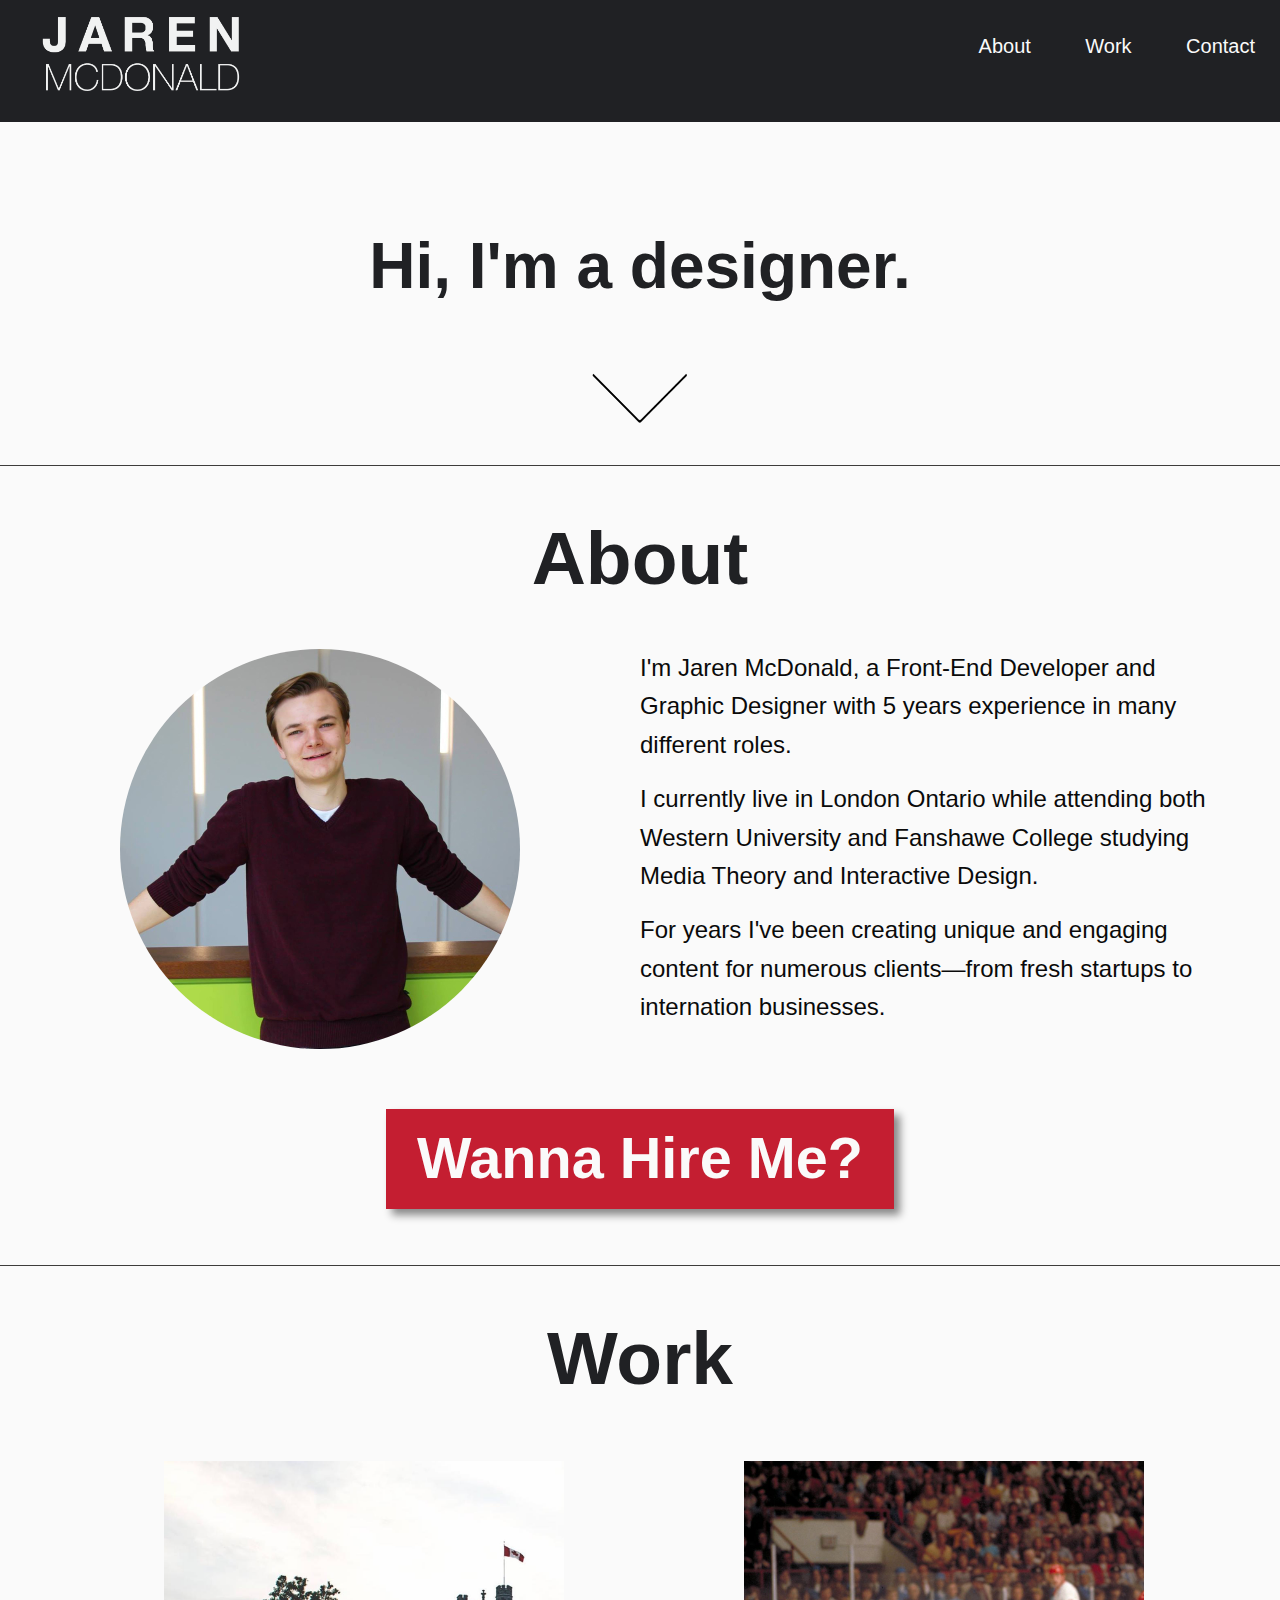
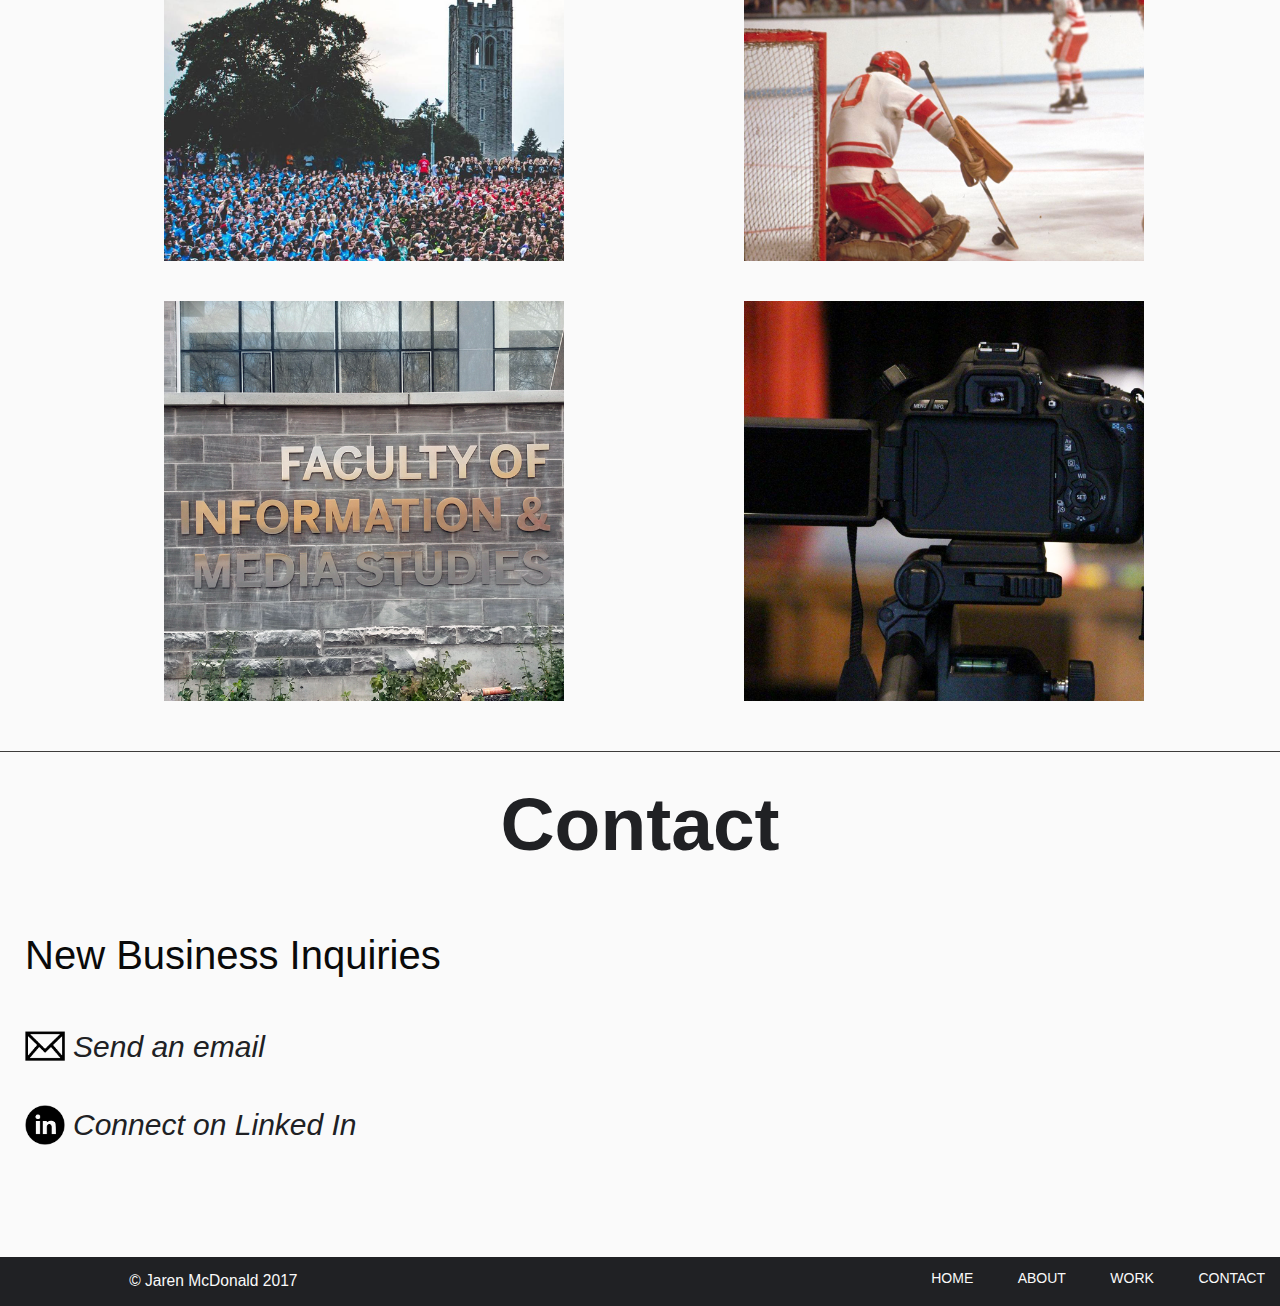
<file: index.html>
<!doctype html>

<!--

                                 `'''.
                                  ;;;;':
                                  .';;;;',
                                  `';;;;;''`
                                  `';;;;;;'';
                                  .';;;;;;''';`
                                  ;'''''''''''',
                                 ,'''''''''''''',
                                 '''''''''''''''',
                                :''''''''''''''''',
                                '''''''''''''''''''`
                               :''''''''''''''''''''`
                               '''''''''''''''''''''+
                               '''''''''''''''''''''':
                               ''''''''''''''''''''''+
                               :'''''''''''''''''''''+`
                               `'''''';;'''''''''''''+:
                             `:;;;;;;;'''''''''''''''+:
                           `:;;;;;;;;''''''''''''''''+:
                          ,;;;;;;;;''''''''''''''''''+`
                         ,;;;;;;;''''''''''''''''''''+
                        ,;;;;;;'''''''''''''''''''''';,.`
                       `';;;;'''''''''''''''''''''''';;;;;.
                       ;;;;''''''''''''''''''''''''';;;;;;''`
                      .'''''''''''''''''''''''''''';;;;;;;;'':
                      :'''''''''''''''''''''''''';;;;;;;;;'''+.
                      '''''''''''''''''''''''''';;;;;;;;;''''''
                     `+''''''''''''''''''''''';;;;;;;;;;''''''+.
                     `+'''''''++'''''''''''';;;;;;;;;'''''''''+:
                     `++'''++;;;++'''''''';;;;;;;;;''';;'+''''+;
                      ;+'++:,,,,,:'+'''';;;;;;;;;;';:,,,,:;+''+:
                      :++':,.....,,;';;;;;;;;;;;;';,,.....,:''+.
                      `+',..`````..,;;;;;;;;;;;;':,.``````.,:++
                      `':..` .,. ``.,;;;;;;;;;''',.`` ,,` `.,;;`
                   `,'';,.` ;@@@' ``.:;;;;;''''',.```@@@@, `.,'';,
                  .';;;,.` ,@@@@@: `.,';;'''''';.`` +@@@@@```.:;;''.
                 ;;;;;;.`` #@@@@@# ``.;'''''''':.` .@@@@@@; `.,;;;'',
                ;;;;;;;.` `@@@##@@, `.:'''''''',.` '#@@@@## ``.;;;''+,
               .';;;;;:.` ,@#####@; `.,''''''''.`` #######@` `.;;''''+`
               ';;;;;':.` :#######' ``,''''''''.`  @######@. `.;'''''';
              `''''''':.` ,#######; ``,''''''''.`  @######@` `.;''''''+
              :''''''';`` .#######, ``:''''''''.`` '#######` `.;''''''+.
              '''''''';``  @#####@` `.;'''''''',`` ,######'  `.'''''''+,
              +''''''''.`  ;#####;  `.''''''''':`` `#####@. ``,'''''''+,
              +'''''''':``  +####`  `.'''''';;;;.`  .####;  ``;'''''''+,
              ++''''''''``   :':   ``'''';;;;;;;:``  .;'.   `.''''''''+,
              ;+'''''''':``       ``,'';;;;;;;;;;.`        ``;''''''''+.
              `+''''''''+,``     ``.;;;;;;;;;;;;;;.`      ``:''''''''++
              `++''''''''+:```````,;;;;;;;;;;;;''''.``````.;'''''''''+:
               `+'''''''''';,.``,;;;;;;;;;;;;''''''';.``.:''''''''''''`
            `:''';;;;;;;;;;;;''';;;;;;;;;'''''''''''''++'''''''''''''++':`
          `;';;;;;;;;;;;;;;;;;;;;;;;;;'''''''''''''''''''''''''''''''''''+;
         .';;;;;;;;;;;;;;;;;;''''''''''''''''''''''''''''''''''''''''''''''+`
        ,';;;;;;;;;;;;;;;;;;'';;''''++++++++++++++''';;'+'''''''''''''''''''+`
       .';;;;;;;;;;;''''''''',,,,,,,,,,,,,,,,,,,,,,,,,,,;''''''''''''''''''''+
       ;;;;;;;;'''''''''''''',,........................,'''''''''''''''''''''+;
      ,';;;;;''''''''''''''''',..````````````````````..''''''''''';'''''''''''+
      ;';;''''''''''''''''''''',`````````````````````.;'''''''''''''''''''''''+.
      '''''''''''''''''''''''''':````            ```.'''''''''''''''''''''''''+;
      ''''''''''''''''''''''''''';.```         ````:'''''''''''''''''''''''''''+
      +'''''''''''''''''''''''''''';.````````````:''''''''''''''''''''''''''''++
      +''''''''''''''''''''''''''''''':.`````.,'''''''''''''''''''''''''''''''++
      +'''''''''''''''''''''''''''''''''''''''''''''+'''''''''''''''''''''''''+;
      '''''''''''''''''''''''''''''''''''''''''''++''''''''''''''''''''''''''++`
      ;+'''''''''''''''''''''''''''''''''''''''+'''''''''''''''''''''''''''''++
      .++'''''''''''''''''''''''''''''''''''+''''''''''''''''''''''''''''''+++`
       '++'''''''''''''''''''+++++++''''+++'''''''''''''''''''''''''''''''+++`
       `++++'''''''''+++++++++++++++++++++'''''''''''''''''''''''''''''++++;`
        .+++++++++++++++++####+++##++++++++'''''''''''''''''+''''+++++++#:.`
         `,'+++++++++';,,..```````..,;'++++++++++++++++++++++++++++++;,.``
          ``.,:;;;:.``````         ``````.,,,::::::::::::::::::::,.`````
             ``````                        ``````````````````````


Jaren McDonald 2017
-->

<html class="no-js" lang="en">
  <head>
      <!--Essential Tags-->
      <meta charset="utf-8" />
      <meta http-equiv="x-ua-compatible" content="ie=edge">
      <meta name="viewport" content="width=device-width, initial-scale=1.0" />
      <meta content="width=device-width, initial-scale=1.0, maximum-scale=1.0, user-scalable=0" name="viewport">

      <!--Doc Title-->
      <title>Jaren McDonald</title>

      <!--Site Description-->
      <meta name="description" content="Jaren McDonald is a Front-End Developer and Graphic Designer with 5 years experience in many different roles.">

      <!--OpenGraph-->
      <meta property="og:url" content="https://www.jarenmcdonald.ca" />
      <meta property="og:type" content="article" />
      <meta property="og:title" content="Jaren McDonald" />
      <meta property="og:site_name" content="Jaren McDonald" />
      <meta property="og:description" content="Jaren McDonald Portfolio Site | Site de portefeuille Jaren McDonald" />

      <!--Favicon-->
      <link rel="shortcut icon" type="image/x-icon" href="images/jm-favicon.ico">

      <!--External CSS-->
      <link rel="stylesheet" href="css/foundation.css" />
      <link rel="stylesheet" href="css/app.css" />


  </head>


<!--Start of Body-->
  <body>

      <header class="row">
          <h1 class="hide">Header</h1>
         <a href="index.html">
             <div class="small-12 medium-6 columns" id="logoCon">
                 <img src="images/jm-logo.png" alt="Jaren McDonald">
             </div>
         </a>
         <div class="small-12 medium-6 columns" id="mainNav">
             <ul>
                 <li><a href="#aboutCon">About</a></li>
                 <li><a href="#workCon">Work</a></li>
                 <li><a href="#contactCon">Contact</a></li>
             </ul>
         </div>
     </header>

     <h1 class="hide">Body</h1>


     <section class="row" id="bannerCon">
         <h2 class="hide">Banner</h2>
             <div class="small-12 columns centered" id="welcome">
                 <h3>Hi, I'm a designer.</h3>
             </div>
             <div class="small-12 columns small-centered" id="scrollArrow">
                 <a href="#aboutCon"><img src="images/downArrow.png" alt="Continue"></a>
             </div>
     </section>


     <section class="row" id="aboutCon">
         <h2>About</h2>
            <div class="small-12 large-3 columns centered" id="aboutImg">
                <img src="images/jaren.jpg" alt="Me">
            </div>
             <div class="small-12 large-9 columns" id="aboutInfo">
                 <p>I'm Jaren McDonald, a Front-End Developer and Graphic Designer with
                 5 years experience in many different roles.</p>
                 <p>I currently live in London Ontario while attending both Western University
                 and Fanshawe College studying Media Theory and Interactive Design.</p>
                 <p>For years I've been creating unique and engaging content for numerous
                 clients—from fresh startups to internation businesses.</p>
             </div>
             <div class="small-12 columns" id="contactButton">
                 <button class="button"><a href="#contactCon">Wanna Hire Me?</a></button>
             </div>
     </section>


     <section class="row" id="workCon">
         <h2>Work</h2>

             <section class="row" id="workBoxes">
                 <div class="small-12 medium-6 columns small-centered medium-uncentered workBox" id="westernBox">
                     <p class="hoverText">Western University</p>
                 </div>
                 <div class="small-12 medium-6 columns small-centered medium-uncentered workBox" id="teamCanadaBox">
                     <p class="hoverText">Team Canada '72</p>
                 </div>
                 <div class="small-12 medium-6 columns small-centered medium-uncentered workBox" id="fimsCouncilBox">
                     <p class="hoverText">FIMS Council</p>
                 </div>
                 <div class="small-12 medium-6 columns small-centered medium-uncentered workBox" id="jjvideographyBox">
                     <p class="hoverText">JJVideography</p>
                 </div>
                 <div class="small-12 medium-6 columns small-centered medium-uncentered workBox" id="blankBox">
                 </div>
             </section>

     </section>


     <section class="row" id="contactCon">
         <h2>Contact</h2>
            <div class="small-12 medium-6 columns" id="linksCon">
                <h3>New Business Inquiries</h3>
                <ul>
                    <li><a href="mailto:jaren.mcd@gmail.com"><img src="images/emailIcon.png" class="contactIcons" alt="Email">Send an email</a></li>
                    <li><a href="mailto:jaren.mcd@gmail.com"><img src="images/linkedinIcon.png" class="contactIcons" alt="Linked In">Connect on Linked In</a></li>
                </ul>
            </div>
         <div class="small-12 medium-6 columns boxHelper" id="mapCon">
             <h3 class="hide">Map</h3>
                <iframe src="https://www.google.com/maps/embed?pb=!1m18!1m12!1m3!1d2918.4182623062898!2d-81.25296738397418!3d42.99052657914964!2m3!1f0!2f0!3f0!3m2!1i1024!2i768!4f13.1!3m3!1m2!1s0x882ef2018c95ec65%3A0xeb11c4247d5740f3!2sRichmond+St+%26+Central+Ave%2C+London%2C+ON!5e0!3m2!1sen!2sca!4v1489953274634" width="100%" height="300" frameborder="0" style="border:0" allowfullscreen></iframe>
         </div>
     </section>


     <!--Footer-->
     <footer class="row">
        <h1 class="hide">Footer</h1>
         <div class="small-12 columns" id="backTop">
             <h2><a href="#logoCon"><img src="images/upArrow.png" alt="Back to top"><br>Back to top</a></h2>
         </div>
         <div class="small-12 medium-4 columns" id="copyright">
             <p>&copy; Jaren McDonald 2017</p>
         </div>
         <div class="small-12 medium-8 columns" id="footerNav">
             <ul>
                 <li><a href="index.html">HOME</a></li>
                 <li><a href="#aboutCon">ABOUT</a></li>
                 <li><a href="#workCon">WORK</a></li>
                 <li><a href="#contactCon">CONTACT</a></li>
             </ul>
         </div>
     </footer>

     <!--JavaScript-->
     <script src="js/vendor/jquery.min.js"></script>
     <script src="js/vendor/what-input.min.js"></script>
     <script src="js/foundation.min.js"></script>
     <script src="js/app.js"></script>
     <script src="js/zenscroll-min.js"></script>

 <!--End of Body-->
 </body>

</html>
</file>
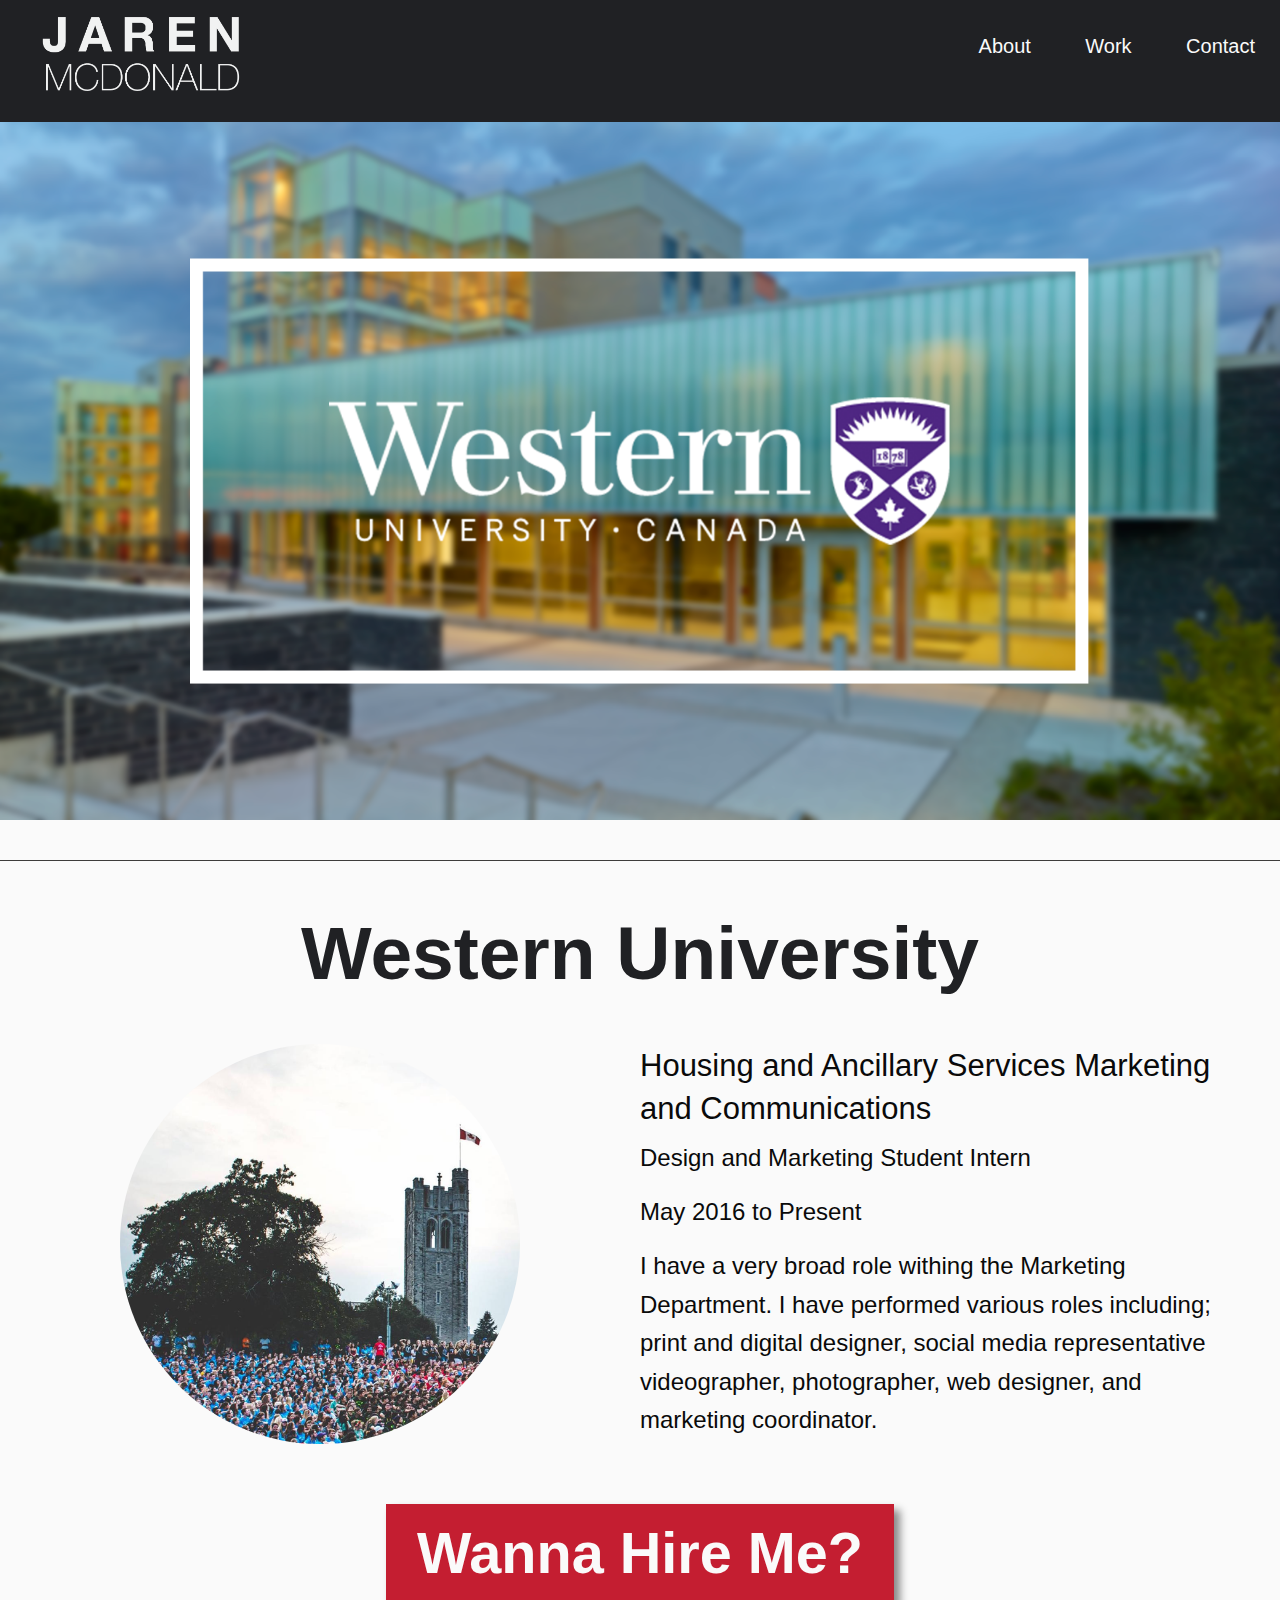
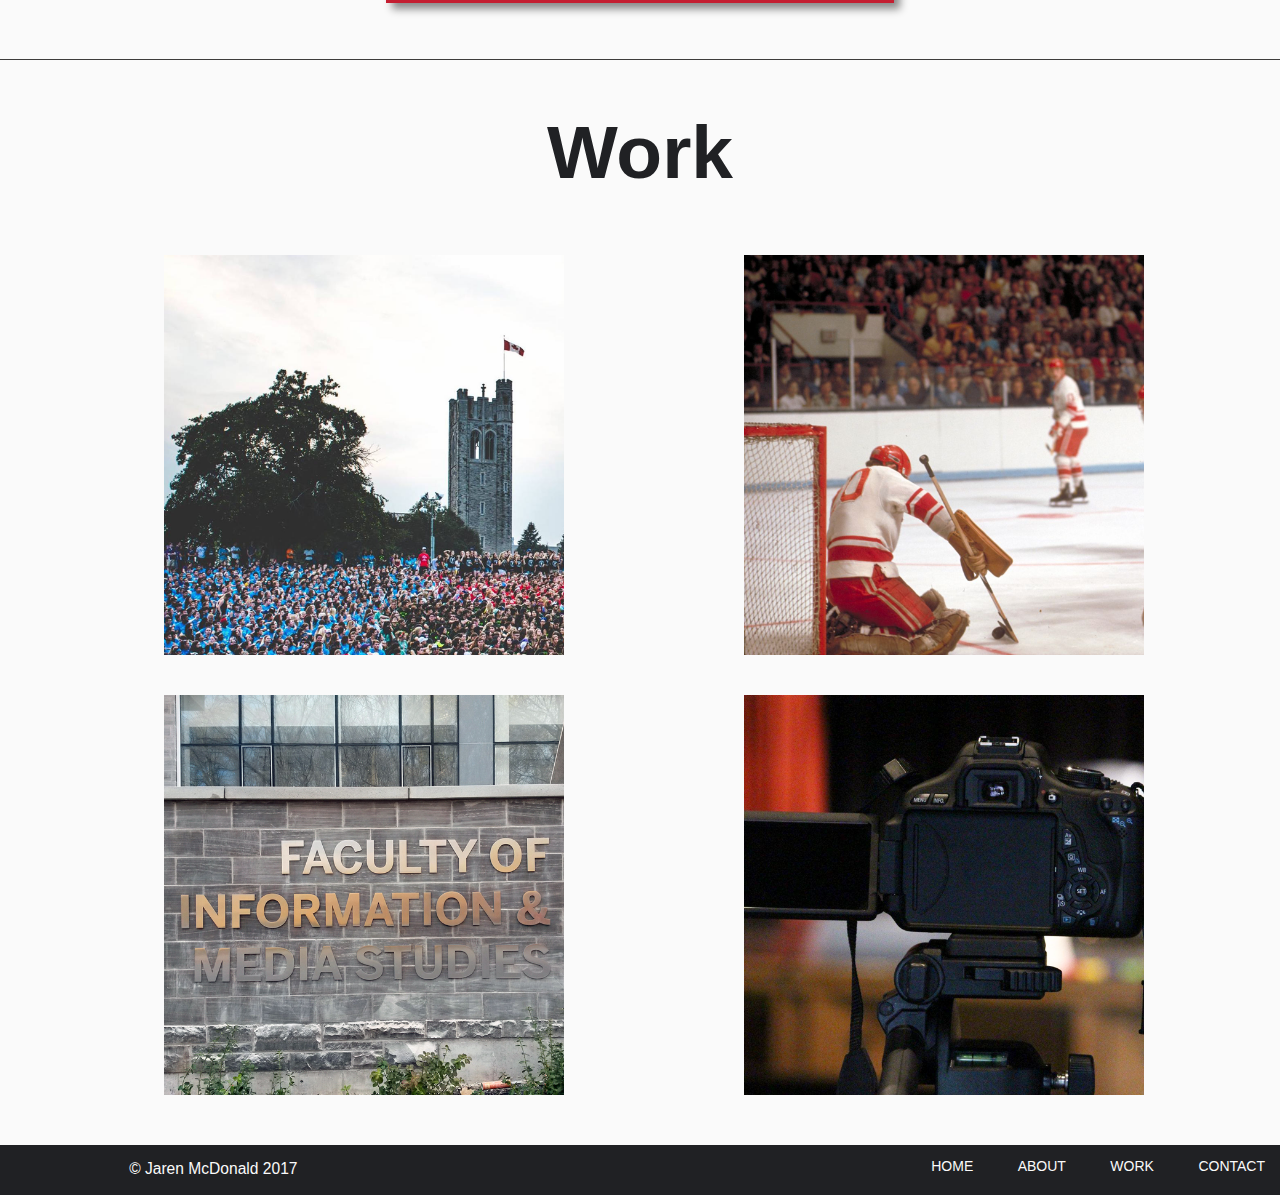
<file: westernWork.html>
<!doctype html>

<!--

                                 `'''.
                                  ;;;;':
                                  .';;;;',
                                  `';;;;;''`
                                  `';;;;;;'';
                                  .';;;;;;''';`
                                  ;'''''''''''',
                                 ,'''''''''''''',
                                 '''''''''''''''',
                                :''''''''''''''''',
                                '''''''''''''''''''`
                               :''''''''''''''''''''`
                               '''''''''''''''''''''+
                               '''''''''''''''''''''':
                               ''''''''''''''''''''''+
                               :'''''''''''''''''''''+`
                               `'''''';;'''''''''''''+:
                             `:;;;;;;;'''''''''''''''+:
                           `:;;;;;;;;''''''''''''''''+:
                          ,;;;;;;;;''''''''''''''''''+`
                         ,;;;;;;;''''''''''''''''''''+
                        ,;;;;;;'''''''''''''''''''''';,.`
                       `';;;;'''''''''''''''''''''''';;;;;.
                       ;;;;''''''''''''''''''''''''';;;;;;''`
                      .'''''''''''''''''''''''''''';;;;;;;;'':
                      :'''''''''''''''''''''''''';;;;;;;;;'''+.
                      '''''''''''''''''''''''''';;;;;;;;;''''''
                     `+''''''''''''''''''''''';;;;;;;;;;''''''+.
                     `+'''''''++'''''''''''';;;;;;;;;'''''''''+:
                     `++'''++;;;++'''''''';;;;;;;;;''';;'+''''+;
                      ;+'++:,,,,,:'+'''';;;;;;;;;;';:,,,,:;+''+:
                      :++':,.....,,;';;;;;;;;;;;;';,,.....,:''+.
                      `+',..`````..,;;;;;;;;;;;;':,.``````.,:++
                      `':..` .,. ``.,;;;;;;;;;''',.`` ,,` `.,;;`
                   `,'';,.` ;@@@' ``.:;;;;;''''',.```@@@@, `.,'';,
                  .';;;,.` ,@@@@@: `.,';;'''''';.`` +@@@@@```.:;;''.
                 ;;;;;;.`` #@@@@@# ``.;'''''''':.` .@@@@@@; `.,;;;'',
                ;;;;;;;.` `@@@##@@, `.:'''''''',.` '#@@@@## ``.;;;''+,
               .';;;;;:.` ,@#####@; `.,''''''''.`` #######@` `.;;''''+`
               ';;;;;':.` :#######' ``,''''''''.`  @######@. `.;'''''';
              `''''''':.` ,#######; ``,''''''''.`  @######@` `.;''''''+
              :''''''';`` .#######, ``:''''''''.`` '#######` `.;''''''+.
              '''''''';``  @#####@` `.;'''''''',`` ,######'  `.'''''''+,
              +''''''''.`  ;#####;  `.''''''''':`` `#####@. ``,'''''''+,
              +'''''''':``  +####`  `.'''''';;;;.`  .####;  ``;'''''''+,
              ++''''''''``   :':   ``'''';;;;;;;:``  .;'.   `.''''''''+,
              ;+'''''''':``       ``,'';;;;;;;;;;.`        ``;''''''''+.
              `+''''''''+,``     ``.;;;;;;;;;;;;;;.`      ``:''''''''++
              `++''''''''+:```````,;;;;;;;;;;;;''''.``````.;'''''''''+:
               `+'''''''''';,.``,;;;;;;;;;;;;''''''';.``.:''''''''''''`
            `:''';;;;;;;;;;;;''';;;;;;;;;'''''''''''''++'''''''''''''++':`
          `;';;;;;;;;;;;;;;;;;;;;;;;;;'''''''''''''''''''''''''''''''''''+;
         .';;;;;;;;;;;;;;;;;;''''''''''''''''''''''''''''''''''''''''''''''+`
        ,';;;;;;;;;;;;;;;;;;'';;''''++++++++++++++''';;'+'''''''''''''''''''+`
       .';;;;;;;;;;;''''''''',,,,,,,,,,,,,,,,,,,,,,,,,,,;''''''''''''''''''''+
       ;;;;;;;;'''''''''''''',,........................,'''''''''''''''''''''+;
      ,';;;;;''''''''''''''''',..````````````````````..''''''''''';'''''''''''+
      ;';;''''''''''''''''''''',`````````````````````.;'''''''''''''''''''''''+.
      '''''''''''''''''''''''''':````            ```.'''''''''''''''''''''''''+;
      ''''''''''''''''''''''''''';.```         ````:'''''''''''''''''''''''''''+
      +'''''''''''''''''''''''''''';.````````````:''''''''''''''''''''''''''''++
      +''''''''''''''''''''''''''''''':.`````.,'''''''''''''''''''''''''''''''++
      +'''''''''''''''''''''''''''''''''''''''''''''+'''''''''''''''''''''''''+;
      '''''''''''''''''''''''''''''''''''''''''''++''''''''''''''''''''''''''++`
      ;+'''''''''''''''''''''''''''''''''''''''+'''''''''''''''''''''''''''''++
      .++'''''''''''''''''''''''''''''''''''+''''''''''''''''''''''''''''''+++`
       '++'''''''''''''''''''+++++++''''+++'''''''''''''''''''''''''''''''+++`
       `++++'''''''''+++++++++++++++++++++'''''''''''''''''''''''''''''++++;`
        .+++++++++++++++++####+++##++++++++'''''''''''''''''+''''+++++++#:.`
         `,'+++++++++';,,..```````..,;'++++++++++++++++++++++++++++++;,.``
          ``.,:;;;:.``````         ``````.,,,::::::::::::::::::::,.`````
             ``````                        ``````````````````````


Jaren McDonald 2017
-->

<html class="no-js" lang="en">
  <head>
      <!--Essential Tags-->
      <meta charset="utf-8" />
      <meta http-equiv="x-ua-compatible" content="ie=edge">
      <meta name="viewport" content="width=device-width, initial-scale=1.0" />
      <meta content="width=device-width, initial-scale=1.0, maximum-scale=1.0, user-scalable=0" name="viewport">

      <!--Doc Title-->
      <title>Western Housing  |  Jaren McDonald</title>

      <!--Site Description-->
      <meta name="description" content="Jaren McDonald is a Front-End Developer and Graphic Designer with 5 years experience in many different roles.">

      <!--OpenGraph-->
      <meta property="og:url" content="https://www.jarenmcdonald.ca" />
      <meta property="og:type" content="article" />
      <meta property="og:title" content="Jaren McDonald" />
      <meta property="og:site_name" content="Jaren McDonald" />
      <meta property="og:description" content="Jaren McDonald Portfolio Site | Site de portefeuille Jaren McDonald" />

      <!--Favicon-->
      <link rel="shortcut icon" type="image/x-icon" href="images/jm-favicon.ico">

      <!--External CSS-->
      <link rel="stylesheet" href="css/foundation.css" />
      <link rel="stylesheet" href="css/app.css" />


  </head>


<!--Start of Body-->
  <body>

      <header class="row" id="headerRow">
          <h1 class="hide">Header</h1>
         <a href="index.html">
             <div class="small-12 medium-6 columns" id="logoCon">
                 <img src="images/jm-logo.png" alt="Jaren McDonald">
             </div>
         </a>
         <div class="small-12 medium-6 columns" id="mainNav">
             <ul>
                 <li><a href="#aboutCon">About</a></li>
                 <li><a href="#workCon">Work</a></li>
                 <li><a href="#contactCon">Contact</a></li>
             </ul>
         </div>
     </header>

     <h1 class="hide">Body</h1>


     <section class="row" id="bannerCon">
         <h2 class="hide">Banner</h2>
             <div class="small-12 columns centered" id="welcome">
                 <img src="images/westernResidences.png" alt="Western University Housing and Ancillary Services">
             </div>
     </section>


     <section class="row" id="aboutCon">
         <h2>Western University</h2>
            <div class="small-12 large-3 columns centered" id="aboutImg">
                <img src="images/western.png" alt="Housing and Ancillary Services">
            </div>
             <div class="small-12 large-9 columns" id="aboutInfo">
                 <h3>Housing and Ancillary Services Marketing and Communications</h3>
                 <p>Design and Marketing Student Intern</p>
                 <p>May 2016 to Present</p>
                 <p>I have a very broad role withing the Marketing Department. I have performed
                     various roles including; print and digital designer, social media representative
                    videographer, photographer, web designer, and marketing coordinator.</p>
             </div>
             <div class="small-12 columns" id="contactButton">
                 <button class="button"><a href="index.html#contactCon">Wanna Hire Me?</a></button>
             </div>
     </section>


     <section class="row" id="workCon">
         <h2>Work</h2>

             <section class="row" id="workBoxes">
                 <div class="small-12 medium-6 columns small-centered medium-uncentered workBox" id="westernBox">
                     <p class="hoverText">Western University</p>
                 </div>
                 <div class="small-12 medium-6 columns small-centered medium-uncentered workBox" id="teamCanadaBox">
                     <p class="hoverText">Team Canada '72</p>
                 </div>
                 <div class="small-12 medium-6 columns small-centered medium-uncentered workBox" id="fimsCouncilBox">
                     <p class="hoverText">FIMS Council</p>
                 </div>
                 <div class="small-12 medium-6 columns small-centered medium-uncentered workBox" id="jjvideographyBox">
                     <p class="hoverText">JJVideography</p>
                 </div>
                 <div class="small-12 medium-6 columns small-centered medium-uncentered workBox" id="blankBox">
                 </div>
             </section>

     </section>


     <!--Footer-->
     <footer class="row">
        <h1 class="hide">Footer</h1>
         <div class="small-12 columns" id="backTop">
             <h2><a href="#logoCon"><img src="images/upArrow.png" alt="Back to top"><br>Back to top</a></h2>
         </div>
         <div class="small-12 medium-4 columns" id="copyright">
             <p>&copy; Jaren McDonald 2017</p>
         </div>
         <div class="small-12 medium-8 columns" id="footerNav">
             <ul>
                 <li><a href="index.html">HOME</a></li>
                 <li><a href="#aboutCon">ABOUT</a></li>
                 <li><a href="#workCon">WORK</a></li>
                 <li><a href="#contactCon">CONTACT</a></li>
             </ul>
         </div>
     </footer>

     <!--JavaScript-->
     <script src="js/vendor/jquery.min.js"></script>
     <script src="js/vendor/what-input.min.js"></script>
     <script src="js/foundation.min.js"></script>
     <script src="js/app.js"></script>
     <script src="js/zenscroll-min.js"></script>

 <!--End of Body-->
 </body>

</html>
</file>
<file: css/app.css>
.row {
  max-width: 100%; }

body {
  background-color: #FAFAFA;
  font-family: Helvetica, Arial, sans-serif; }
  body header {
    background-color: #202124;
    padding-top: 10px;
    padding-bottom: 10px; }
    body header #logoCon {
      padding-left: 22px; }
    body header img {
      max-width: 100%;
      margin-bottom: 10px;
      padding-left: 20px;
      padding-right: 20px; }
    body header #mainNav {
      margin-right: 0px; }
      body header #mainNav ul {
        text-align: center;
        margin: 0px; }
        body header #mainNav ul li:last-child {
          margin-right: 0px; }
        body header #mainNav ul li {
          display: inline;
          margin-right: 50px; }
          body header #mainNav ul li a {
            font-size: 1.625em;
            color: #FAFAFA; }
          body header #mainNav ul li a:hover {
            color: #32FFDB;
            border-bottom: 1px solid #32FFDB;
            transition: all .8s ease; }
  body #bannerCon {
    margin-top: 60px;
    margin-bottom: 200px; }
  body #welcome {
    padding-left: 20px;
    padding-right: 20px; }
    body #welcome h3 {
      font-family: Helvetica, Arial, sans-serif;
      color: #202124;
      font-weight: bold;
      font-size: 3.5em;
      text-align: center;
      padding-left: 15%;
      padding-right: 15%; }
  body #scrollArrow {
    margin-top: 20px;
    width: 100%;
    animation-name: pulse;
    animation-duration: 2s;
    animation-iteration-count: infinite;
    animation-timing-function: ease-in-out;
    display: block;
    text-align: center; }
    body #scrollArrow img {
      width: 80px;
      margin-left: 0 auto;
      margin-right: 0 auto; }
@keyframes pulse {
  0% {
    transform: scale(1); }
  50% {
    transform: scale(0.85); }
  100% {
    transform: scale(1); } }
  body #aboutCon {
    margin-top: 40px;
    border-top: 1px solid #3D3C3B;
    padding-top: 40px; }
    body #aboutCon h2 {
      font-family: Helvetica, Arial, sans-serif;
      color: #202124;
      font-weight: bold;
      font-size: 4.688em;
      text-align: center; }
    body #aboutCon #aboutInfo {
      padding-left: 10%;
      padding-right: 10%; }
    body #aboutCon #contactButton {
      text-align: center; }
  body .button {
    background-color: #C41E31;
    padding: 20px;
    margin-left: 0 auto;
    margin-right: 0 auto;
    margin-top: 30px;
    box-shadow: 6px 6px 8px #888888; }
    body .button a {
      color: #FAFAFA;
      font-size: 2.3em;
      font-weight: bold;
      text-align: center; }
  body .button:hover {
    background-color: #7A131F; }
  body #aboutImg {
    margin-top: 30px;
    margin-bottom: 20px;
    width: 100%;
    display: block;
    text-align: center; }
    body #aboutImg img {
      max-width: 200px;
      border-radius: 200px;
      margin-left: 0 auto;
      margin-right: 0 auto; }
  body #workCon {
    margin-top: 40px;
    border-top: 1px solid #3D3C3B;
    padding-top: 40px; }
    body #workCon h2 {
      font-family: Helvetica, Arial, sans-serif;
      color: #202124;
      font-weight: bold;
      font-size: 4.688em;
      text-align: center; }
  body .workBox {
    margin-left: auto;
    margin-right: auto;
    margin-top: 20px;
    height: 350px;
    width: 100%;
    display: block;
    background-size: contain;
    background-repeat: no-repeat;
    background-position: center center; }
  body .hoverText {
    font-family: Helvetica, Arial, sans-serif;
    line-height: 350px;
    text-align: center;
    color: #FAFAFA;
    font-weight: bold;
    font-size: 2.25em;
    opacity: 0;
    transition: all .4s ease;
    text-shadow: 3px 3px 8px #1d1d1d; }
  body .hoverText:hover {
    opacity: 1; }
  body .workBox:hover {
    -webkit-filter: grayscale(80%);
    /* Safari 6.0 - 9.0 */
    filter: grayscale(80%); }
  body #workBoxes {
    margin-bottom: 30px;
    width: 100%;
    display: block; }
    body #workBoxes #westernBox {
      background-image: url("../images/western.png"); }
    body #workBoxes #westernBox:hover {
      background-image: url("../images/westernBlur.png"); }
    body #workBoxes #teamCanadaBox {
      background-image: url("../images/teamCanada.png"); }
    body #workBoxes #teamCanadaBox:hover {
      background-image: url("../images/teamCanadaBlur.png"); }
    body #workBoxes #fimsCouncilBox {
      background-image: url("../images/fimsCouncil.png"); }
    body #workBoxes #fimsCouncilBox:hover {
      background-image: url("../images/fimsCouncilBlur.png"); }
    body #workBoxes #jjvideographyBox {
      background-image: url("../images/jjvideography.png"); }
    body #workBoxes #jjvideographyBox:hover {
      background-image: url("../images/jjvideographyBlur.png"); }
    body #workBoxes #blankBox {
      display: none; }
  body #contactCon {
    margin-top: 20px;
    margin-bottom: 50px;
    border-top: 1px solid #3D3C3B;
    padding-top: 20px; }
    body #contactCon h2 {
      font-family: Helvetica, Arial, sans-serif;
      color: #202124;
      font-weight: bold;
      font-size: 4.688em;
      text-align: center; }
    body #contactCon #linksCon {
      margin-right: auto;
      margin-left: auto;
      margin-bottom: 40px; }
      body #contactCon #linksCon h3 {
        font-family: Helvetica, Arial, sans-serif;
        font-size: 2em;
        margin-bottom: 30px;
        margin-top: 20px;
        margin-left: 20px;
        text-align: center; }
      body #contactCon #linksCon ul {
        list-style-type: none;
        text-align: center;
        margin: 0px; }
      body #contactCon #linksCon li {
        margin-bottom: 15px; }
      body #contactCon #linksCon li:last-child {
        margin-bottom: 0px; }
      body #contactCon #linksCon img {
        width: 30px;
        margin-right: 5px;
        padding-bottom: 5px; }
      body #contactCon #linksCon a {
        font-family: Helvetica, Arial, sans-serif;
        color: #202124;
        font-style: italic;
        font-size: 1.5em;
        transition: all .5s ease; }
      body #contactCon #linksCon a:hover {
        opacity: .6; }
    body #contactCon #mapCon {
      height: 300px;
      background-color: #FAFAFA;
      margin-right: auto;
      margin-left: auto; }
  body footer {
    background-color: #202124;
    margin-top: 20px;
    color: #FAFAFA; }
    body footer #backTop {
      width: 100%;
      height: 80px;
      padding-top: 10px;
      text-align: center; }
      body footer #backTop a {
        color: #FAFAFA;
        font-size: .85em;
        transition: all .8s ease; }
      body footer #backTop a:hover {
        opacity: .7; }
      body footer #backTop img {
        width: 25px;
        margin-right: 10px; }
    body footer #copyright {
      font-size: 1.5em;
      text-align: center;
      margin-top: 10px; }
    body footer #footerNav {
      display: none; }

@media screen and (min-width: 40em) {
  body header #logoCon img {
    max-width: 250px; }
  body header #logo {
    max-width: 174px;
    padding-top: 10px; }
  body header #mainNav {
    padding-top: 10px;
    margin: 0px;
    margin-top: 10px; }
    body header #mainNav ul {
      text-align: right;
      padding-right: 10px; }
    body header #mainNav ul li a {
      font-size: 1.25em; }
  body #bannerCon {
    margin-top: 100px; }
    body #bannerCon #welcome h3 {
      margin-top: 100px;
      padding-left: 25%;
      padding-right: 25%;
      font-size: 4em; }
  body #scrollArrow {
    margin-top: 50px;
    width: 100%;
    animation-name: pulse;
    animation-duration: 2s;
    animation-iteration-count: infinite;
    animation-timing-function: ease-in-out;
    display: block;
    text-align: center; }
    body #scrollArrow img {
      width: 100px;
      margin-left: 0 auto;
      margin-right: 0 auto; }
  body #aboutCon #aboutImg img {
    max-width: 400px; }
  body #aboutCon #aboutInfo {
    margin-top: 20px;
    padding-left: 10%;
    padding-right: 10%; }
    body #aboutCon #aboutInfo p {
      font-size: 1.25em; }
  body .button {
    padding: 20px 30px 20px 30px; }
    body .button a {
      font-size: 3em; }
  body #workCon h2 {
    margin-bottom: 10px; }
  body .workBox {
    width: 45%;
    height: 400px;
    padding: 10px;
    margin-top: 0px;
    margin-left: 5%; }
  body .hoverText {
    font-size: 2em; }
  body #contactCon h2 {
    margin-bottom: 30px; }
  body #contactCon #linksCon {
    padding-left: 25px; }
    body #contactCon #linksCon h3 {
      margin-left: 0px;
      margin-bottom: 40px;
      text-align: left; }
    body #contactCon #linksCon ul {
      text-align: left; }
    body #contactCon #linksCon li {
      margin-bottom: 20px; }
  body footer {
    color: #FAFAFA; }
    body footer #backTop {
      display: none; }
    body footer #copyright {
      padding-top: 2px; }
      body footer #copyright p {
        margin: 0;
        font-size: .65em; }
    body footer #footerNav {
      display: inline;
      text-align: right; }
      body footer #footerNav ul {
        padding-top: 8px; }
        body footer #footerNav ul li {
          display: inline;
          margin-left: 40px; }
          body footer #footerNav ul li a {
            color: #FAFAFA;
            font-size: .875em; }
          body footer #footerNav ul li a:hover {
            color: #32FFDB;
            transition: all .8s ease; } }
@media screen and (min-width: 50em) {
  body #mainNav ul {
    padding-right: 20px; }
  body .button a {
    font-size: 4em; }
  body .workBox {
    margin-top: 40px;
    height: 400px; }
  body #workBoxes {
    padding-left: 60px;
    padding-right: 60px; }
  body #contactCon #linksCon h3 {
    font-size: 2.5em; }
  body #contactCon #linksCon li {
    margin-bottom: 30px; }
  body #contactCon #linksCon img {
    width: 40px;
    margin-right: 8px; }
  body #contactCon #linksCon a {
    font-size: 1.875em; } }
@media screen and (min-width: 64em) {
  body #aboutCon #aboutImg {
    width: 50%; }
  body #aboutCon #aboutInfo {
    margin-top: 30px;
    width: 50%;
    padding: 0 5% 0 0; }
    body #aboutCon #aboutInfo p {
      font-size: 1.5em; }
  body .button {
    margin-top: 40px; }
  body .hoverText {
    font-size: 2.5em; } }
body #bannerCon {
  margin-top: 0px;
  margin-bottom: 30px; }
  body #bannerCon #welcome {
    padding: 0; }

/*# sourceMappingURL=app.css.map */
</file>
